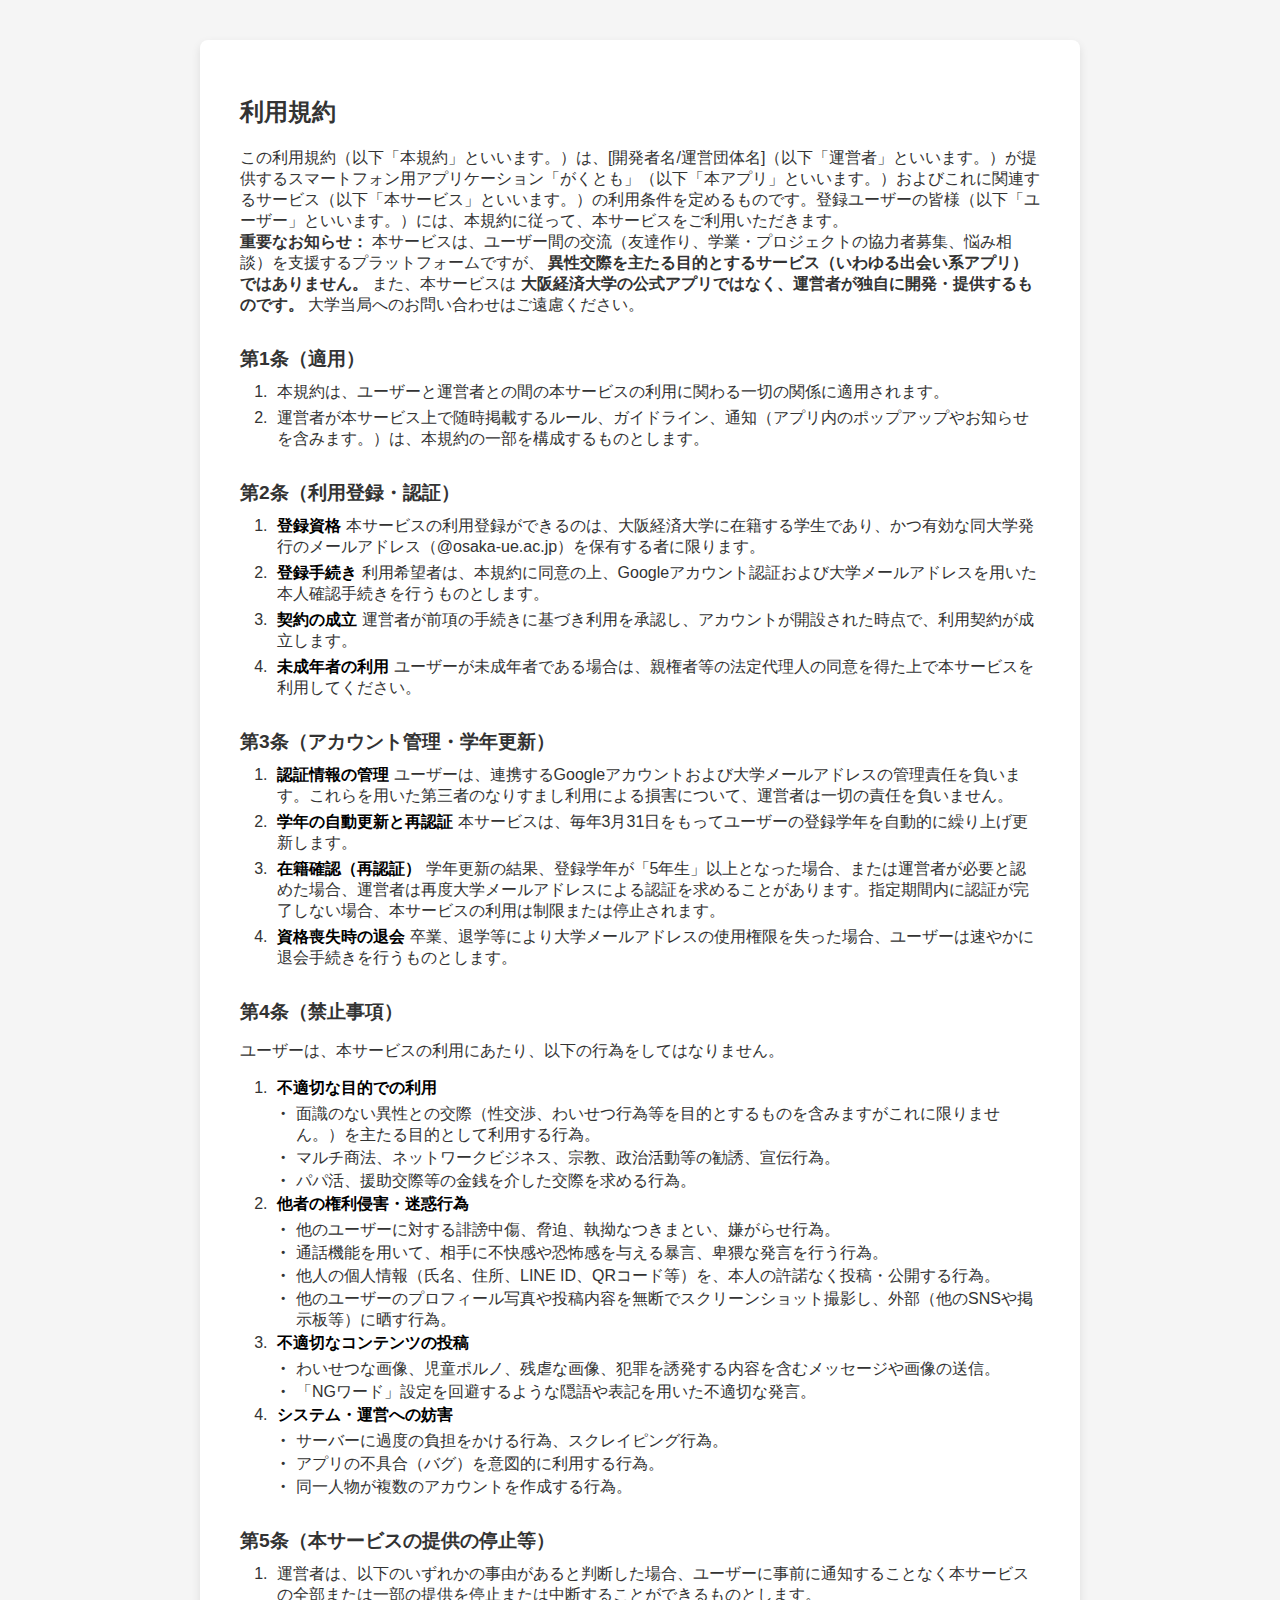
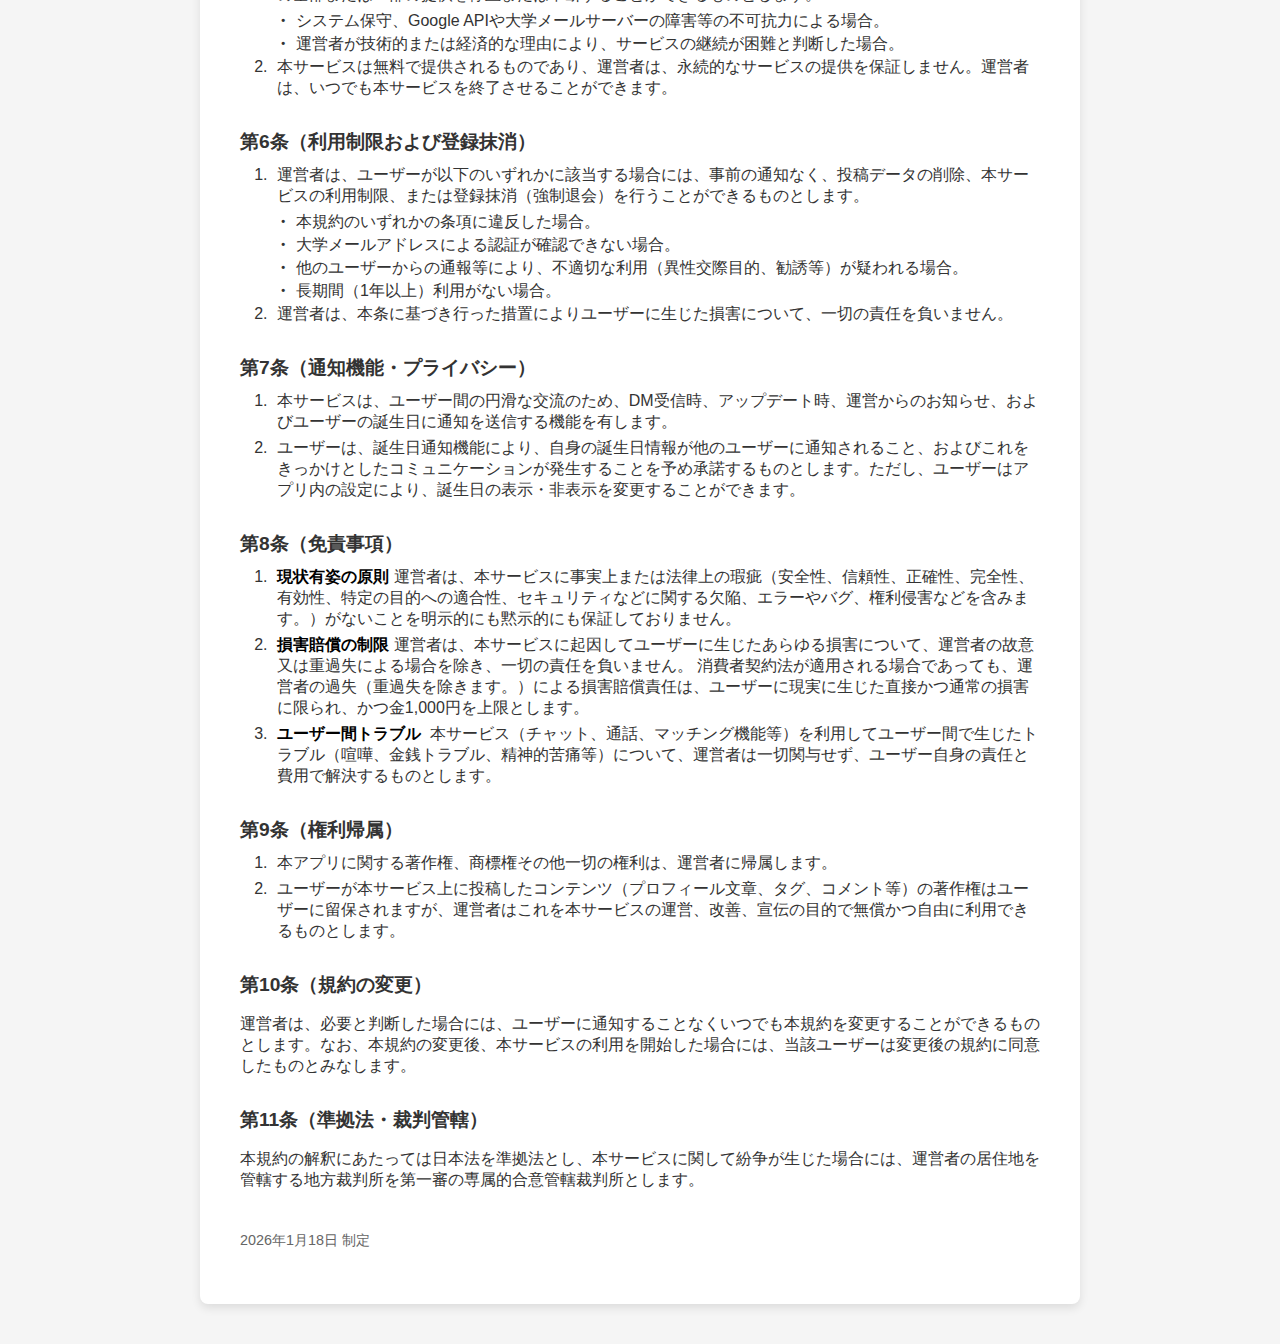
<file: index.html>
<!DOCTYPE html>
<html lang="ja">
<head>
    <meta charset="UTF-8">
    <meta name="viewport" content="width=device-width, initial-scale=1.0">
    <title>利用規約</title>
    <link rel="stylesheet" href="style.css">
</head>
<body>

    <main class="container">
        <h1>利用規約</h1>
        <p>この利用規約（以下「本規約」といいます。）は、[開発者名/運営団体名]（以下「運営者」といいます。）が提供するスマートフォン用アプリケーション「がくとも」（以下「本アプリ」といいます。）およびこれに関連するサービス（以下「本サービス」といいます。）の利用条件を定めるものです。登録ユーザーの皆様（以下「ユーザー」といいます。）には、本規約に従って、本サービスをご利用いただきます。
        <br>
        <strong>重要なお知らせ：</strong> 本サービスは、ユーザー間の交流（友達作り、学業・プロジェクトの協力者募集、悩み相談）を支援するプラットフォームですが、
        <strong>異性交際を主たる目的とするサービス（いわゆる出会い系アプリ）ではありません。 </strong>また、本サービスは
        <strong>大阪経済大学の公式アプリではなく、運営者が独自に開発・提供するものです。</strong> 大学当局へのお問い合わせはご遠慮ください。</p>

        <section>
            <h2>第1条（適用）</h2>
            <ol class="terms-list">
            <li>本規約は、ユーザーと運営者との間の本サービスの利用に関わる一切の関係に適用されます。</li>
            <li>運営者が本サービス上で随時掲載するルール、ガイドライン、通知（アプリ内のポップアップやお知らせを含みます。）は、本規約の一部を構成するものとします。</li> 
        </ol>
    </section>

        <section>
            <h2>第2条（利用登録・認証）</h2>
            <ol class="terms-list">
            <li><strong>登録資格</strong>本サービスの利用登録ができるのは、大阪経済大学に在籍する学生であり、かつ有効な同大学発行のメールアドレス（@osaka-ue.ac.jp）を保有する者に限ります。</li>
            <li><strong>登録手続き</strong>利用希望者は、本規約に同意の上、Googleアカウント認証および大学メールアドレスを用いた本人確認手続きを行うものとします。</li> 
            <li><strong>契約の成立</strong>運営者が前項の手続きに基づき利用を承認し、アカウントが開設された時点で、利用契約が成立します。</li> 
            <li><strong>未成年者の利用</strong>ユーザーが未成年者である場合は、親権者等の法定代理人の同意を得た上で本サービスを利用してください。</li> 
        </ol>
    </section>

        <section>
            <h2>第3条（アカウント管理・学年更新）</h2>
            <ol class="terms-list">
            <li><strong>認証情報の管理</strong>ユーザーは、連携するGoogleアカウントおよび大学メールアドレスの管理責任を負います。これらを用いた第三者のなりすまし利用による損害について、運営者は一切の責任を負いません。</li>
            <li><strong>学年の自動更新と再認証</strong>本サービスは、毎年3月31日をもってユーザーの登録学年を自動的に繰り上げ更新します。</li> 
            <li><strong>在籍確認（再認証）</strong>学年更新の結果、登録学年が「5年生」以上となった場合、または運営者が必要と認めた場合、運営者は再度大学メールアドレスによる認証を求めることがあります。指定期間内に認証が完了しない場合、本サービスの利用は制限または停止されます。</li> 
            <li><strong>資格喪失時の退会</strong>卒業、退学等により大学メールアドレスの使用権限を失った場合、ユーザーは速やかに退会手続きを行うものとします。</li> 
        </ol>
    </section>

    <section>
            <h2>第4条（禁止事項）</h2>
            <p>ユーザーは、本サービスの利用にあたり、以下の行為をしてはなりません。</p>
            <ol class="terms-list">

            <li><strong>不適切な目的での利用</strong></li>
            <ul><li>面識のない異性との交際（性交渉、わいせつ行為等を目的とするものを含みますがこれに限りません。）を主たる目的として利用する行為。</li>
            <li>マルチ商法、ネットワークビジネス、宗教、政治活動等の勧誘、宣伝行為。</il>
            <li>パパ活、援助交際等の金銭を介した交際を求める行為。</li></ul>

            <li><strong>他者の権利侵害・迷惑行為</strong></li>
            <ul><li>他のユーザーに対する誹謗中傷、脅迫、執拗なつきまとい、嫌がらせ行為。</li>
            <li>通話機能を用いて、相手に不快感や恐怖感を与える暴言、卑猥な発言を行う行為。</li>
            <li>他人の個人情報（氏名、住所、LINE ID、QRコード等）を、本人の許諾なく投稿・公開する行為。</li>
            <li>他のユーザーのプロフィール写真や投稿内容を無断でスクリーンショット撮影し、外部（他のSNSや掲示板等）に晒す行為。</li></ul>
    
            <li><strong>不適切なコンテンツの投稿</strong></li>
            <ul><li>わいせつな画像、児童ポルノ、残虐な画像、犯罪を誘発する内容を含むメッセージや画像の送信。</li>
            <li>「NGワード」設定を回避するような隠語や表記を用いた不適切な発言。</li></ul>
            
            <li><strong>システム・運営への妨害</strong></li>
            <ul><li>サーバーに過度の負担をかける行為、スクレイピング行為。</li>
            <li>アプリの不具合（バグ）を意図的に利用する行為。</li>
            <li> 同一人物が複数のアカウントを作成する行為。</li></ul>
        </ol>
    </section>

    <section>
            <h2>第5条（本サービスの提供の停止等） </h2>
            <ol class="terms-list">
            
            <li>運営者は、以下のいずれかの事由があると判断した場合、ユーザーに事前に通知することなく本サービスの全部または一部の提供を停止または中断することができるものとします。</li>
            <ul><li>システム保守、Google APIや大学メールサーバーの障害等の不可抗力による場合。</li>
            <li>運営者が技術的または経済的な理由により、サービスの継続が困難と判断した場合。</li></ul>
            
            <li>本サービスは無料で提供されるものであり、運営者は、永続的なサービスの提供を保証しません。運営者は、いつでも本サービスを終了させることができます。</li> 
            </ol>
    </section>

    <section>
            <h2>第6条（利用制限および登録抹消）</h2>
            <ol class="terms-list">

            <li>運営者は、ユーザーが以下のいずれかに該当する場合には、事前の通知なく、投稿データの削除、本サービスの利用制限、または登録抹消（強制退会）を行うことができるものとします。</li>
            <ul><li>本規約のいずれかの条項に違反した場合。</li>
            <li>大学メールアドレスによる認証が確認できない場合。</li>
            <li>他のユーザーからの通報等により、不適切な利用（異性交際目的、勧誘等）が疑われる場合。</li>
            <li>長期間（1年以上）利用がない場合。</li>
            </ul>
            
            <li>運営者は、本条に基づき行った措置によりユーザーに生じた損害について、一切の責任を負いません。</li> 
        </ol>
    </section>

    <section>
            <h2>第7条（通知機能・プライバシー）</h2>
            <ol class="terms-list">
            <li>本サービスは、ユーザー間の円滑な交流のため、DM受信時、アップデート時、運営からのお知らせ、およびユーザーの誕生日に通知を送信する機能を有します。</li>
            <li>ユーザーは、誕生日通知機能により、自身の誕生日情報が他のユーザーに通知されること、およびこれをきっかけとしたコミュニケーションが発生することを予め承諾するものとします。ただし、ユーザーはアプリ内の設定により、誕生日の表示・非表示を変更することができます。</li> 
        </ol>
    </section>

    <section>
            <h2>第8条（免責事項）</h2>
            <ol class="terms-list">
            <li><strong>現状有姿の原則</strong>運営者は、本サービスに事実上または法律上の瑕疵（安全性、信頼性、正確性、完全性、有効性、特定の目的への適合性、セキュリティなどに関する欠陥、エラーやバグ、権利侵害などを含みます。）がないことを明示的にも黙示的にも保証しておりません。</li>
            <li><strong>損害賠償の制限</strong>運営者は、本サービスに起因してユーザーに生じたあらゆる損害について、運営者の故意又は重過失による場合を除き、一切の責任を負いません。 消費者契約法が適用される場合であっても、運営者の過失（重過失を除きます。）による損害賠償責任は、ユーザーに現実に生じた直接かつ通常の損害に限られ、かつ金1,000円を上限とします。</li> 
            <li><strong>ユーザー間トラブル</strong> 本サービス（チャット、通話、マッチング機能等）を利用してユーザー間で生じたトラブル（喧嘩、金銭トラブル、精神的苦痛等）について、運営者は一切関与せず、ユーザー自身の責任と費用で解決するものとします。</li> 
        </ol>
    </section>

    <section>
            <h2>第9条（権利帰属）</h2>
            <ol class="terms-list">
            <li>本アプリに関する著作権、商標権その他一切の権利は、運営者に帰属します。</li>
            <li>ユーザーが本サービス上に投稿したコンテンツ（プロフィール文章、タグ、コメント等）の著作権はユーザーに留保されますが、運営者はこれを本サービスの運営、改善、宣伝の目的で無償かつ自由に利用できるものとします。</li> 
        </ol>
    </section>

    <section>
            <h2>第10条（規約の変更）</h2>
            <p>運営者は、必要と判断した場合には、ユーザーに通知することなくいつでも本規約を変更することができるものとします。なお、本規約の変更後、本サービスの利用を開始した場合には、当該ユーザーは変更後の規約に同意したものとみなします。</p>
    </section>

    <section>
            <h2>第11条（準拠法・裁判管轄）</h2>
            <p>本規約の解釈にあたっては日本法を準拠法とし、本サービスに関して紛争が生じた場合には、運営者の居住地を管轄する地方裁判所を第一審の専属的合意管轄裁判所とします。</p>    
    </section>

        <div class="footer">
            <p>2026年1月18日 制定</p>
        </div>
    </main>

</body>
</html>
</file>
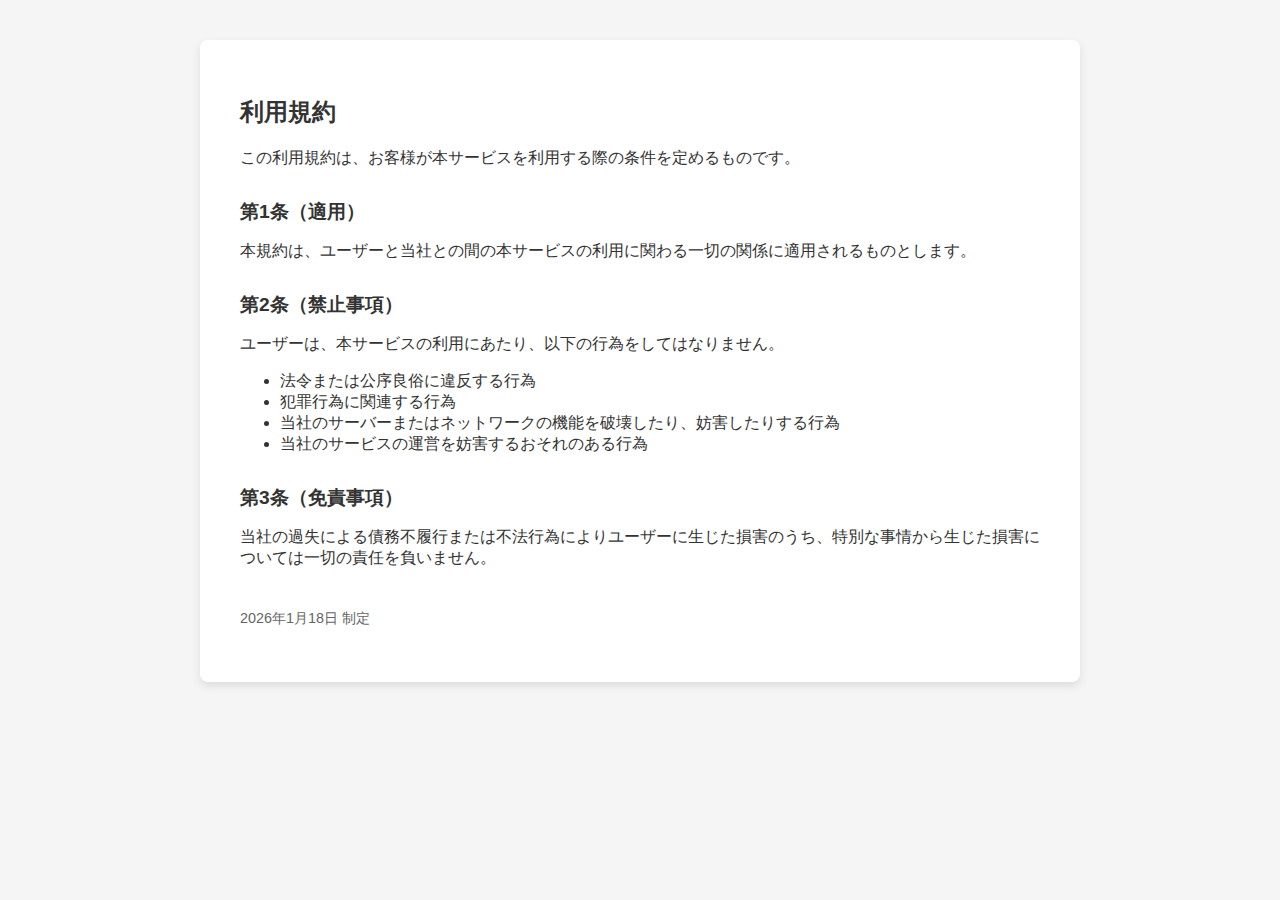
<file: terms.html>
<!DOCTYPE html>
<html lang="ja">
<head>
    <meta charset="UTF-8">
    <meta name="viewport" content="width=device-width, initial-scale=1.0">
    <title>利用規約 | がくとも</title>
    <link rel="stylesheet" href="style.css">
</head>
<body>

    <main class="container">
        <h1>利用規約</h1>
        <p>この利用規約は、お客様が本サービスを利用する際の条件を定めるものです。</p>

        <section>
            <h2>第1条（適用）</h2>
            <p>本規約は、ユーザーと当社との間の本サービスの利用に関わる一切の関係に適用されるものとします。</p>
        </section>

        <section>
            <h2>第2条（禁止事項）</h2>
            <p>ユーザーは、本サービスの利用にあたり、以下の行為をしてはなりません。</p>
            <ul>
                <li>法令または公序良俗に違反する行為</li>
                <li>犯罪行為に関連する行為</li>
                <li>当社のサーバーまたはネットワークの機能を破壊したり、妨害したりする行為</li>
                <li>当社のサービスの運営を妨害するおそれのある行為</li>
            </ul>
        </section>

        <section>
            <h2>第3条（免責事項）</h2>
            <p>当社の過失による債務不履行または不法行為によりユーザーに生じた損害のうち、特別な事情から生じた損害については一切の責任を負いません。</p>
        </section>

        <div class="footer">
            <p>2026年1月18日 制定</p>
        </div>
    </main>

</body>
</html>
</file>
<file: style.css>
body {
    background-color: #f5f5f5;
    color: #333333;
    font-family: "Helvetica Neue", Arial, "Hiragino Kaku Gothic ProN", "Hiragino Sans", Meiryo, sans-serif;
    margin: 0;
    padding: 0;
}

.container {
    background-color: #ffffff;
    max-width: 800px;
    margin: 40px auto;
    padding: 40px;
    box-shadow: 0 4px 10px rgba(0, 0, 0, 0.1);
    border-radius: 8px;
    text-align: left;
}

h1 {
    text-align: left;
    border-bottom: none !important;
    padding-bottom: 0 !important;
    margin-bottom: 20px;
    font-size: 1.5rem;
    font-weight: 900;
}

h2 {
    font-size: 1.2rem;
    border-left: none !important;
    padding-left: 0 !important;
    margin-top: 30px;
    margin-bottom: 10px;
    text-align: left;
    font-weight: 800;
}

.terms-list {
    list-style-position: outside;
    padding-left: 2em; 
    margin: 10px 0;
}

.terms-list li {
    margin-bottom: 5px;
    padding-left: 0.3em; 
    text-align: left;
}

.terms-list li strong {
    margin-right: 0.3em; 
    color: #000000;
}

.terms-list ul {
    list-style-type: none;
    padding-left: 0; 
    margin-top: 2px; 
    margin-bottom: 2px;
}

.terms-list ul li {
    margin-bottom: 2px;
    padding-left: 1.5em; 
    text-align: left;
    position: relative; 
}

.terms-list ul li::before {
    content: "・"; 
    position: absolute;
    left: 0.2em; 
    font-weight: bold;
}

.footer {
    margin-top: 40px;
    text-align: left;
    font-size: 0.9rem;
    color: #666666;
}
</file>
